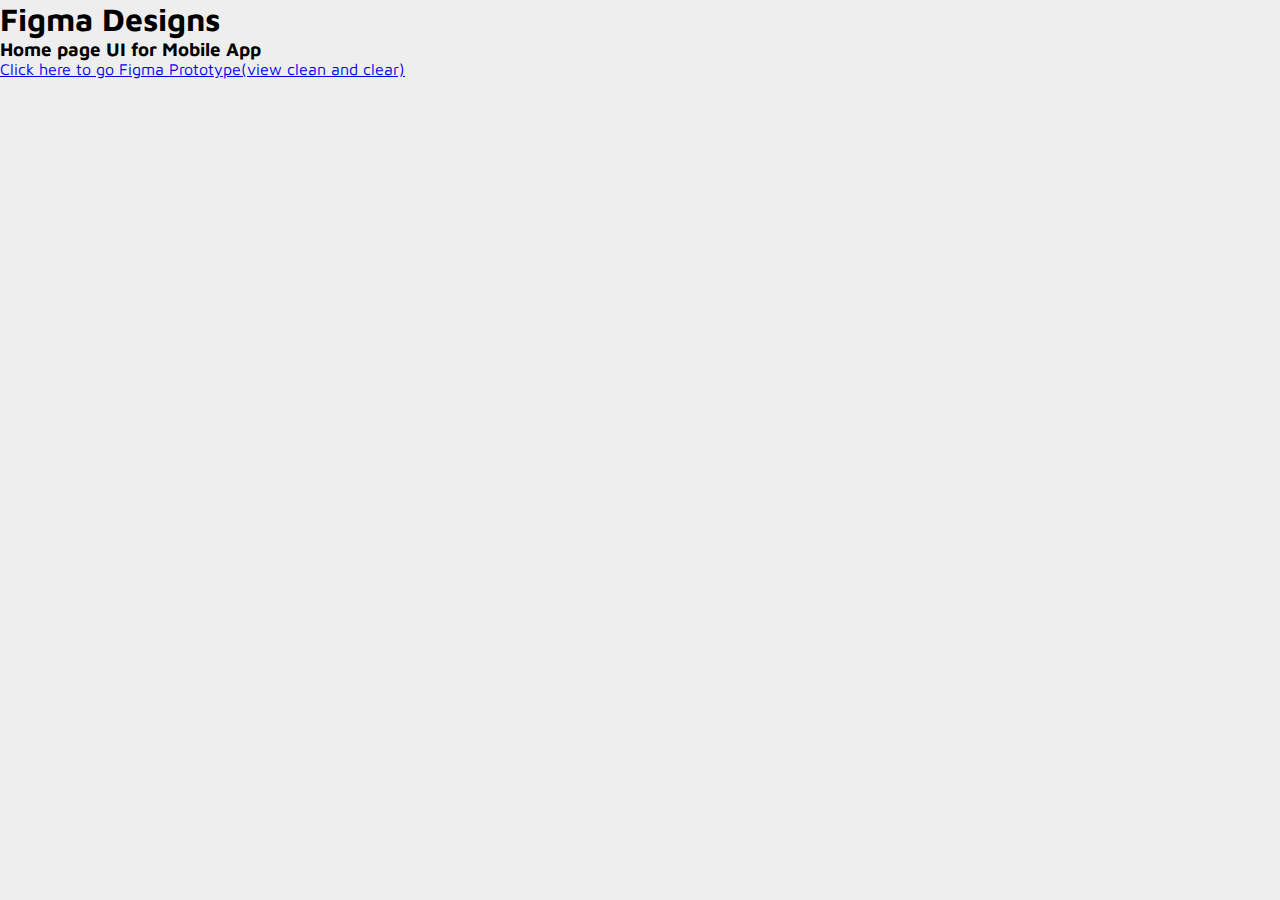
<file: figma.html>
<!DOCTYPE html>
<html lang="en">
<head>
    <meta charset="UTF-8">
    <meta name="viewport" content="width=device-width, initial-scale=1.0">
    <title>Figma_projects</title>
    <link rel="stylesheet" href="css/style.css">
    <link rel="preconnect" href="https://fonts.googleapis.com">
    <link rel="preconnect" href="https://fonts.gstatic.com" crossorigin>
    <link href="https://fonts.googleapis.com/css2?family=Maven+Pro:wght@400..900&display=swap" rel="stylesheet">
</head>
<body>
         <h1>Figma Designs</h1>
        <h3>Home page UI for Mobile App</h3>
    
    <div class="figma_link">
        <a href="https://www.figma.com/proto/oz0yTG5IO1zH4DTbgLALFc/Untitled?node-id=660-278&p=f&t=u7MEE07vRuBewsqA-0&scaling=min-zoom&content-scaling=fixed&page-id=606%3A268" target="_blank"><p>Click here to go Figma Prototype(view clean and clear)</p></a>
    </div>
    

  

</body>
</html>
</file>
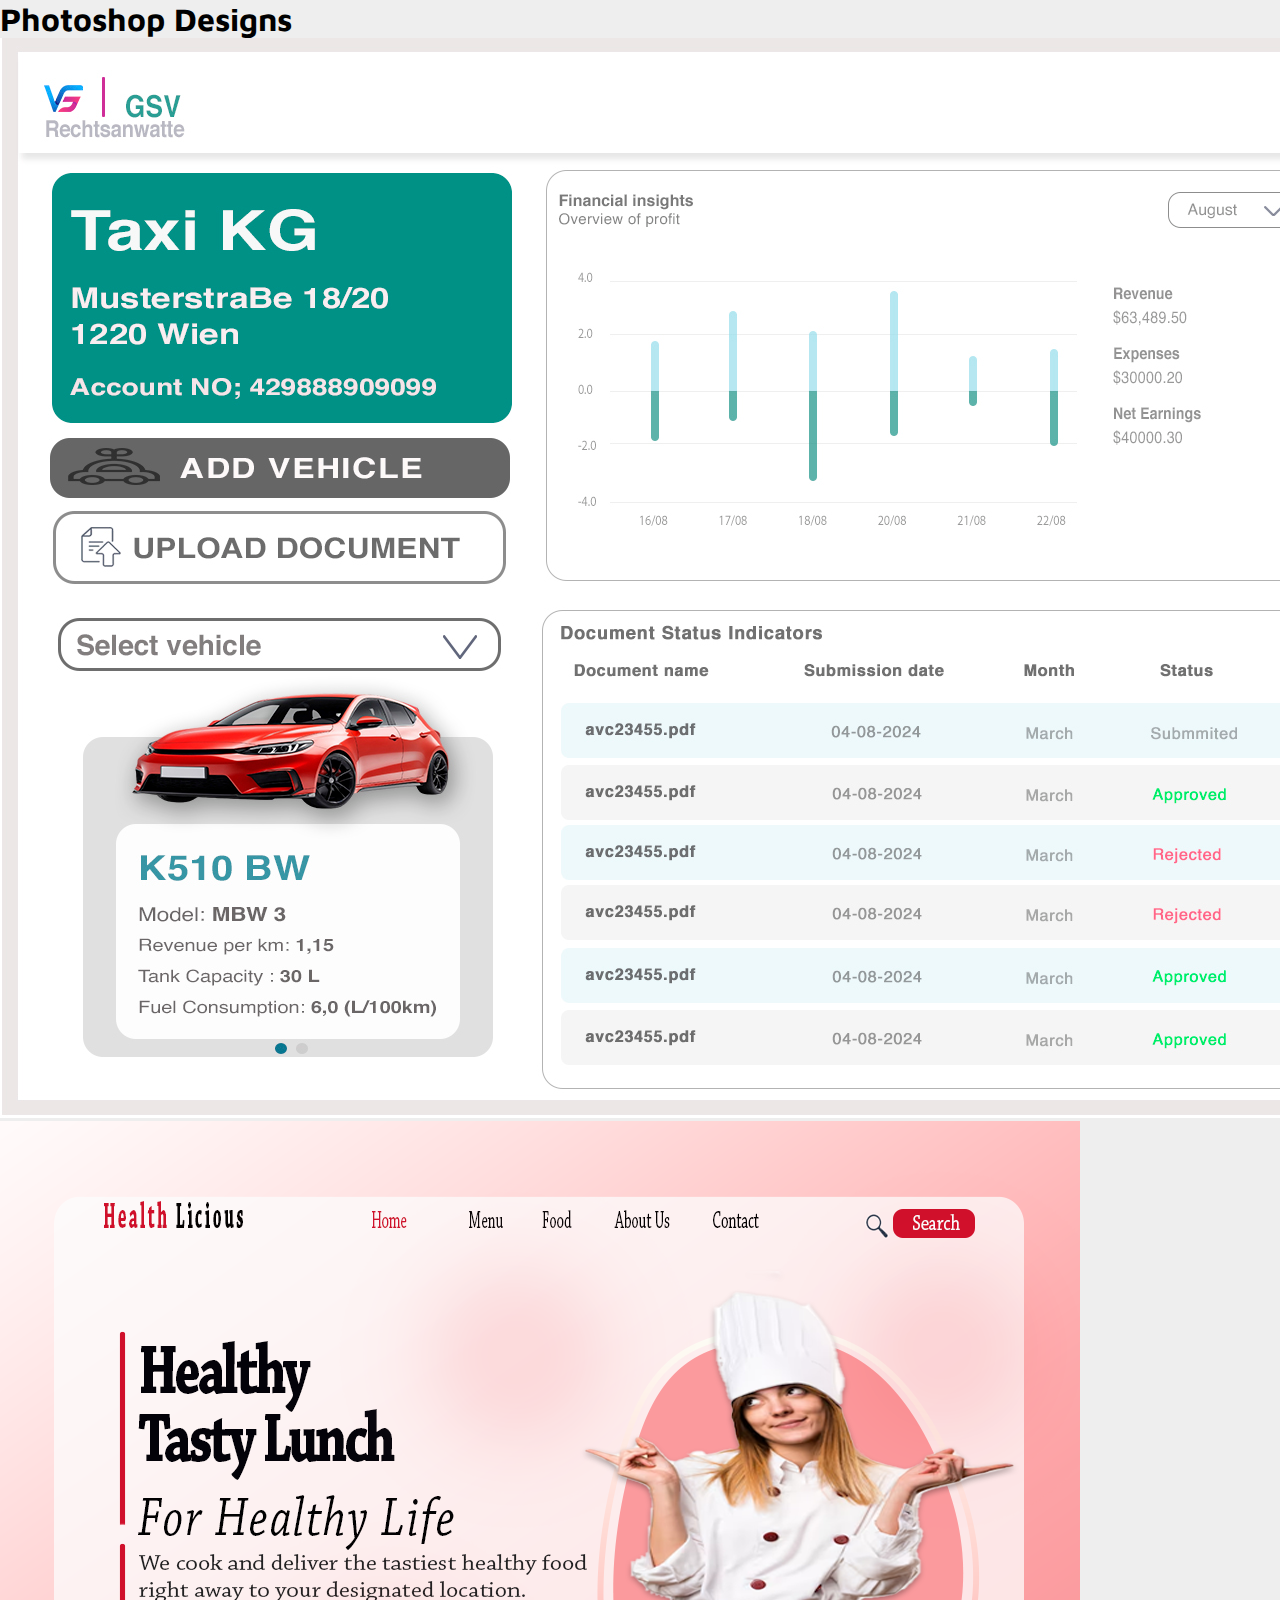
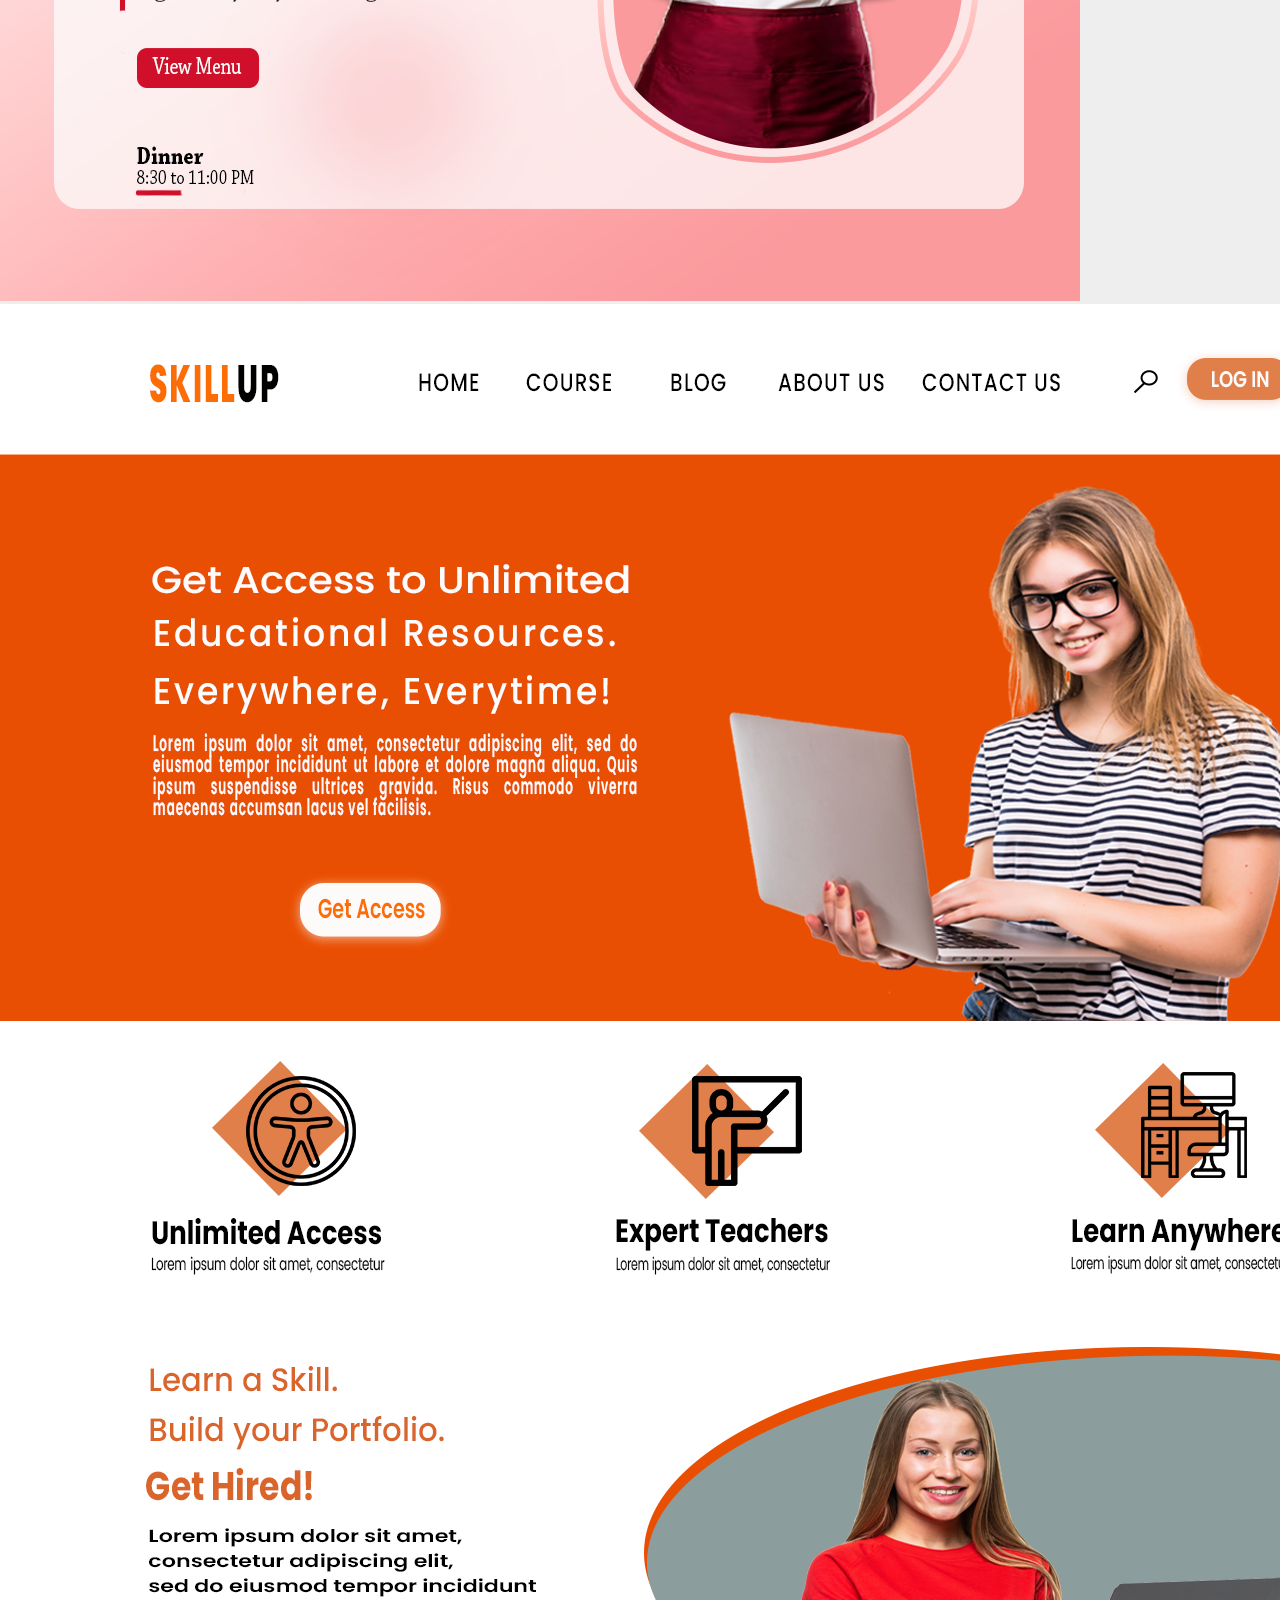
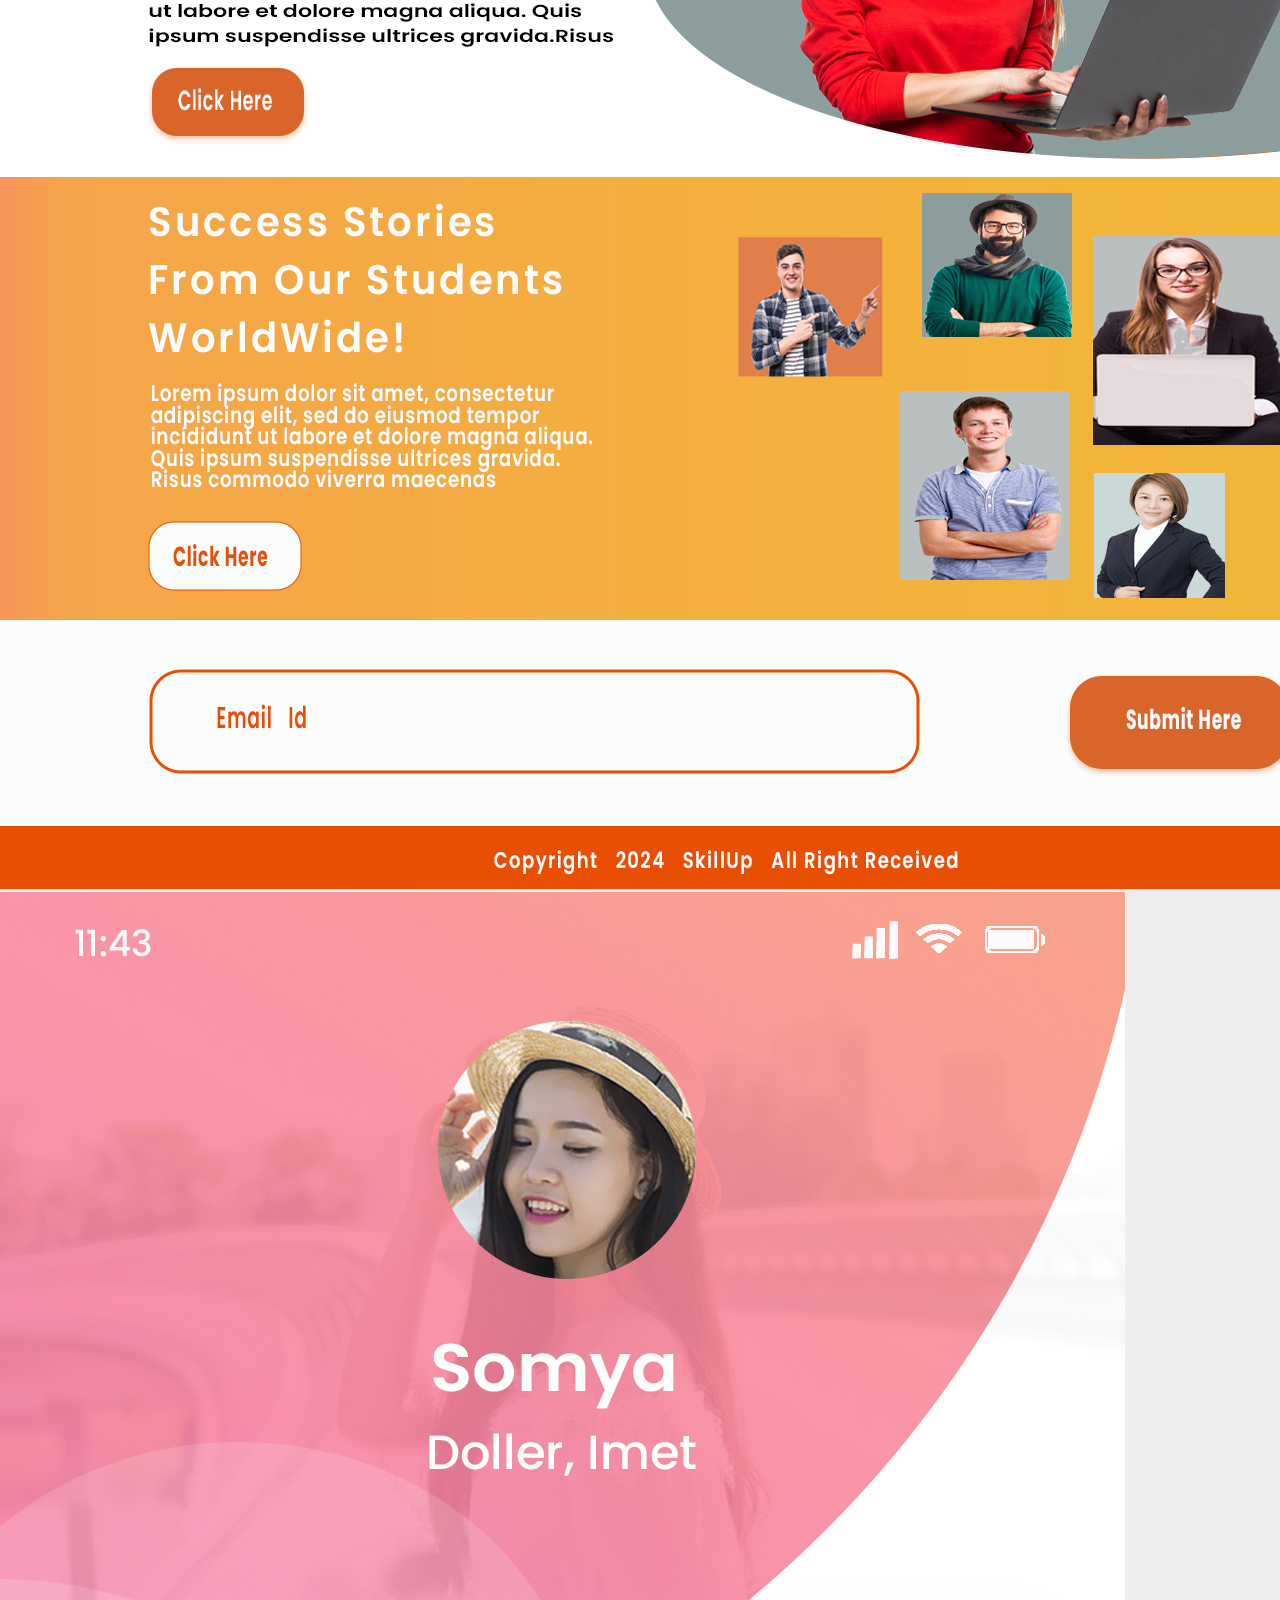
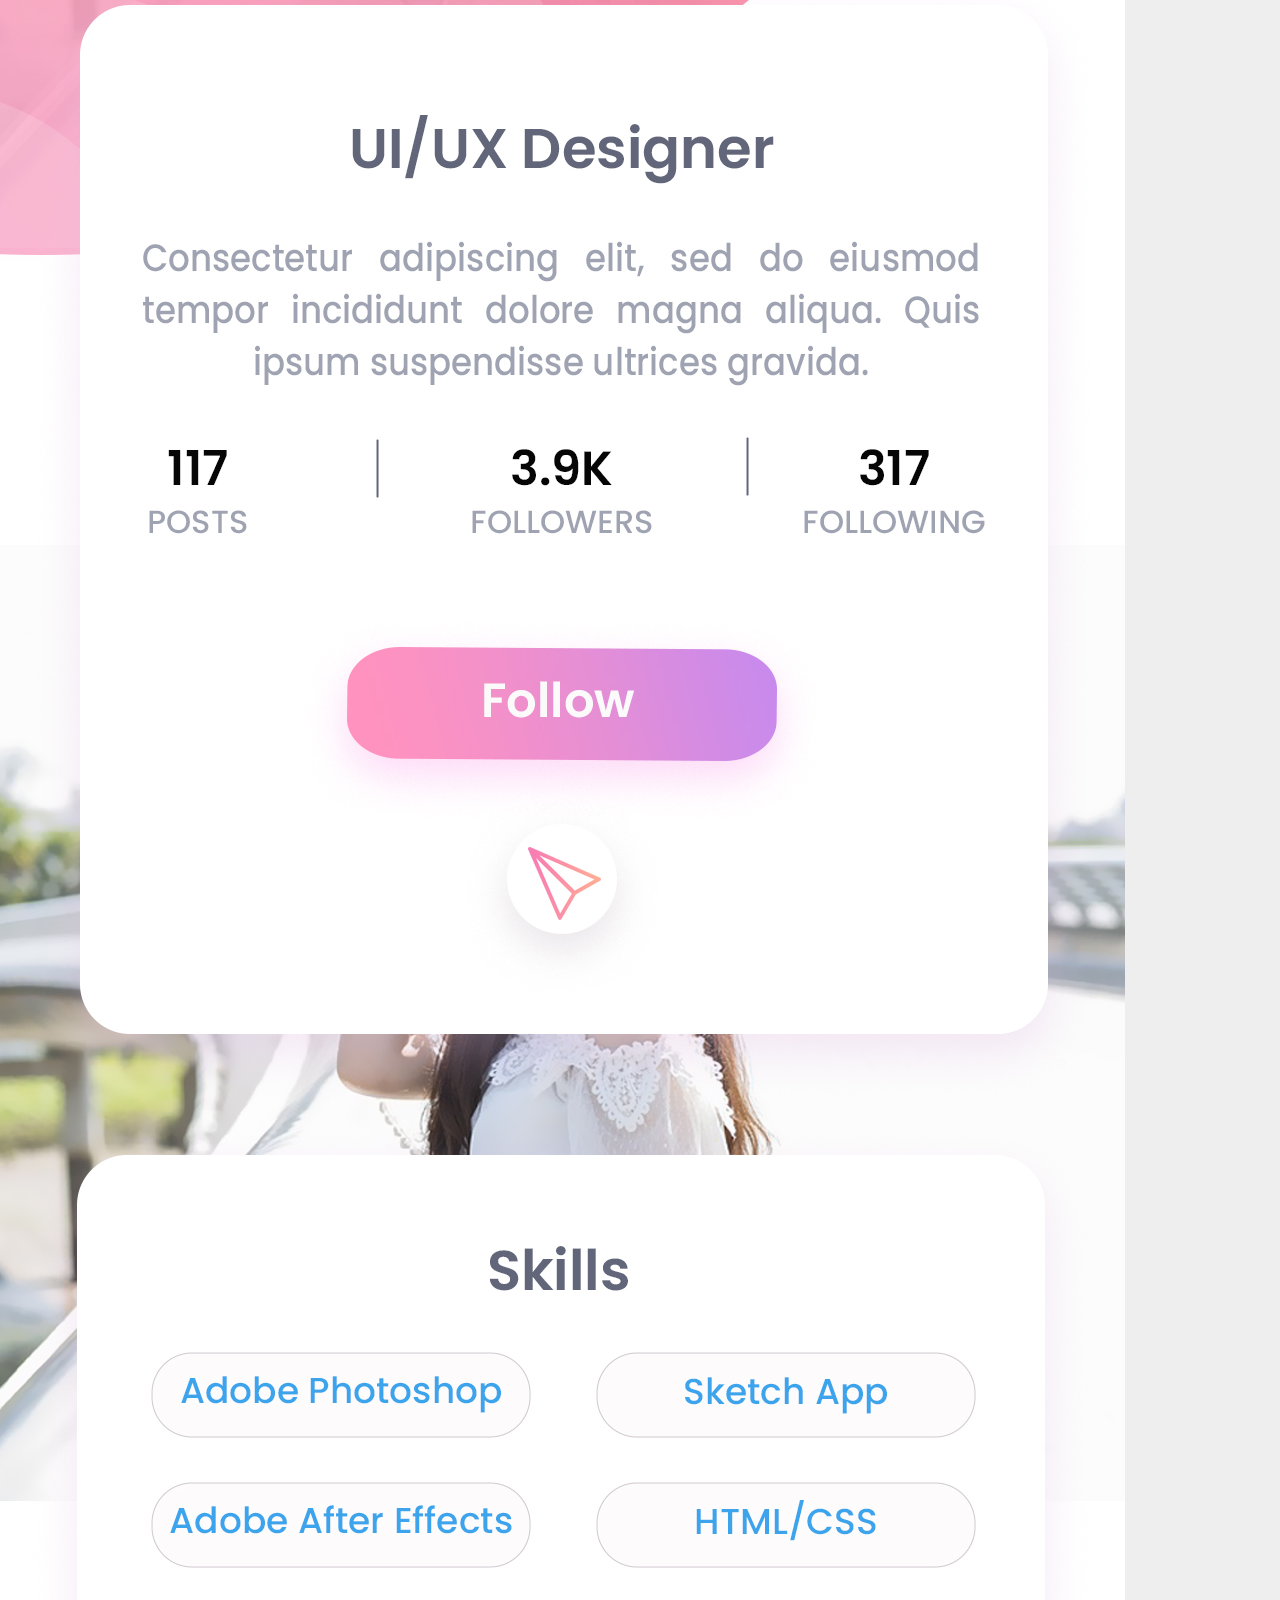
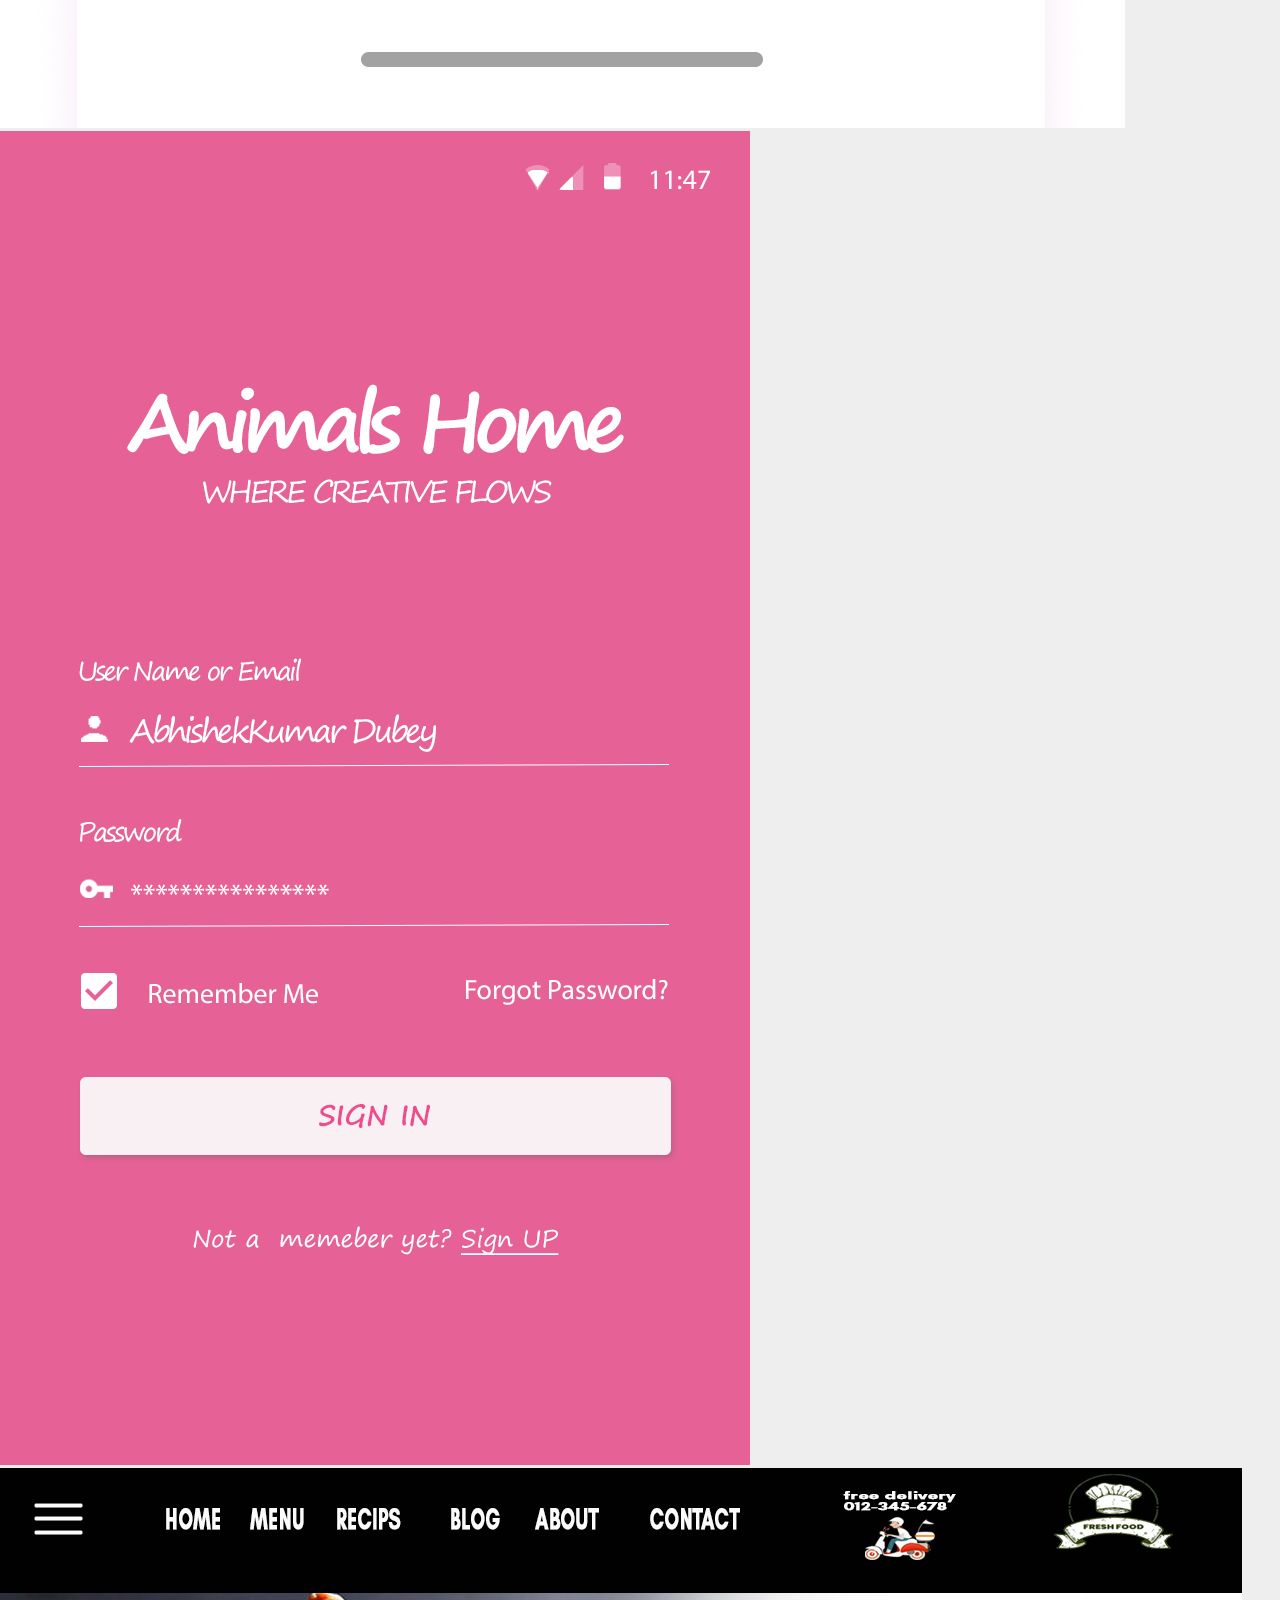
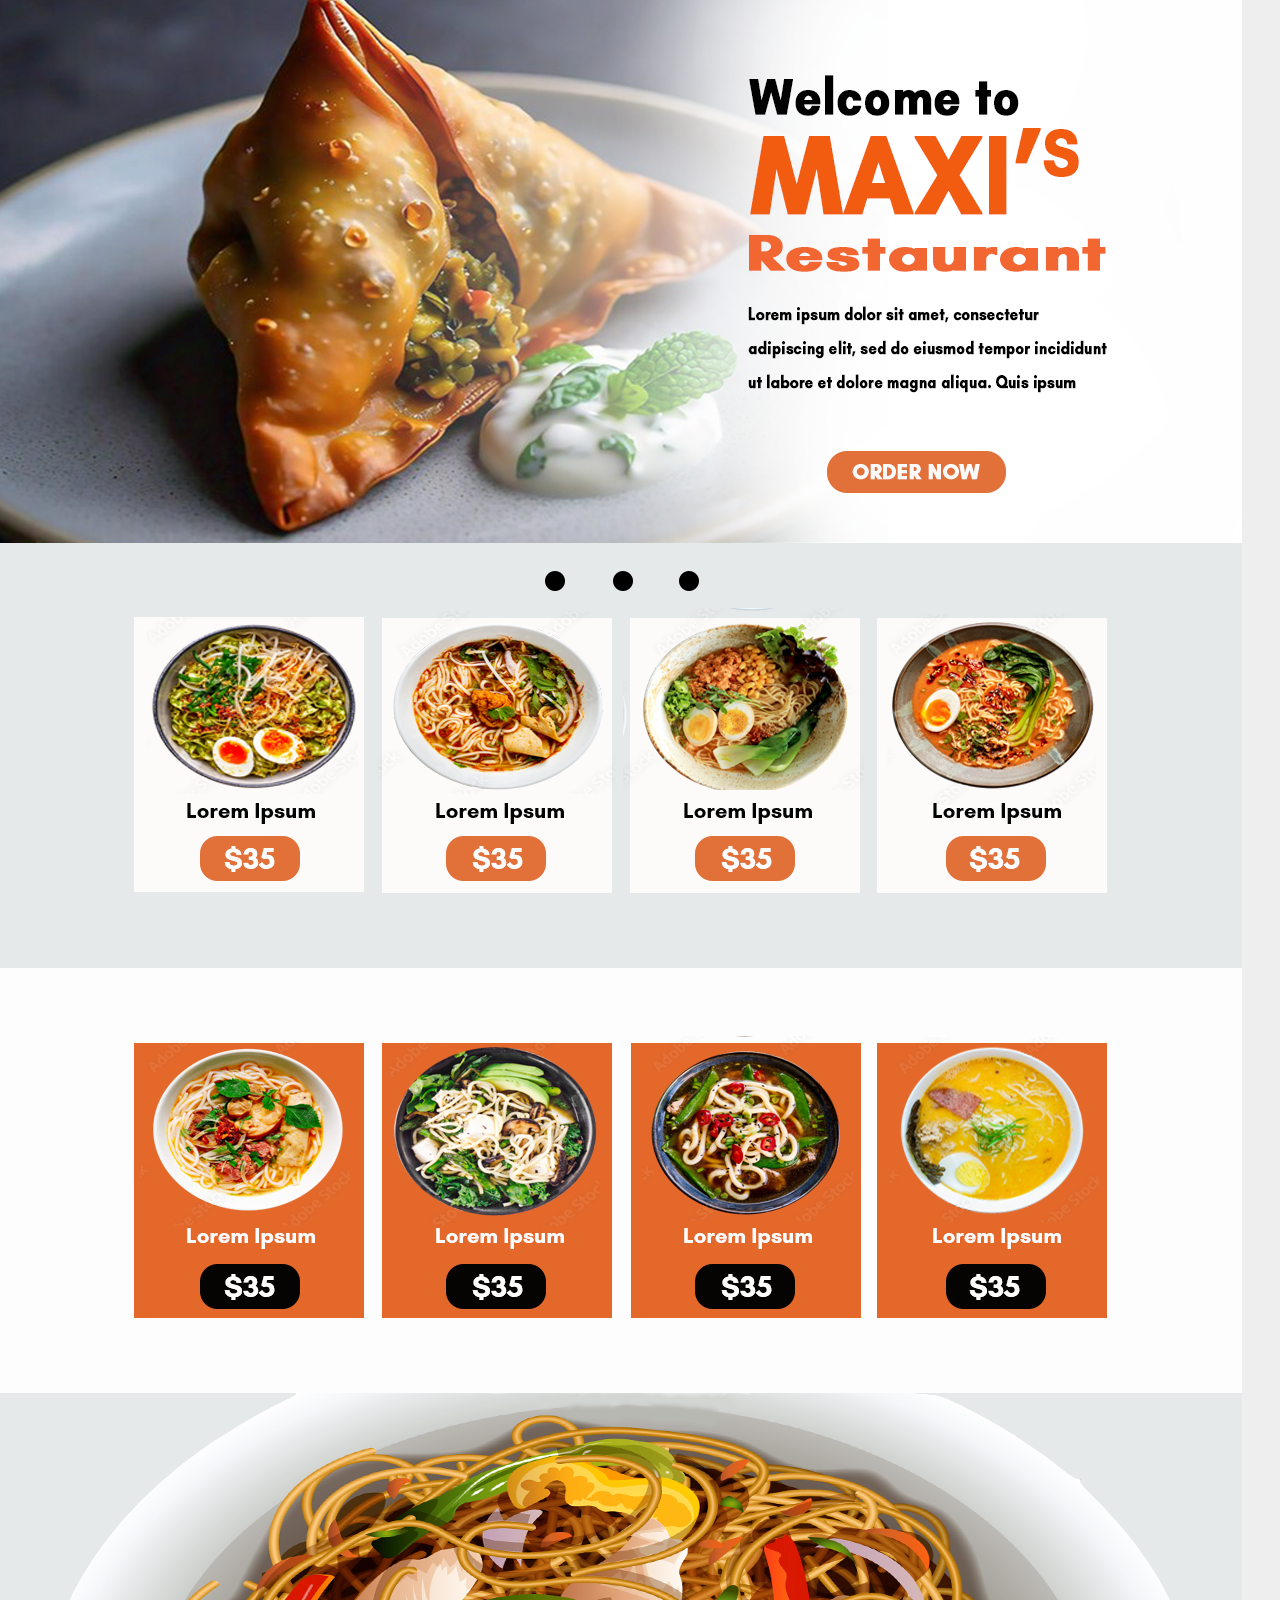
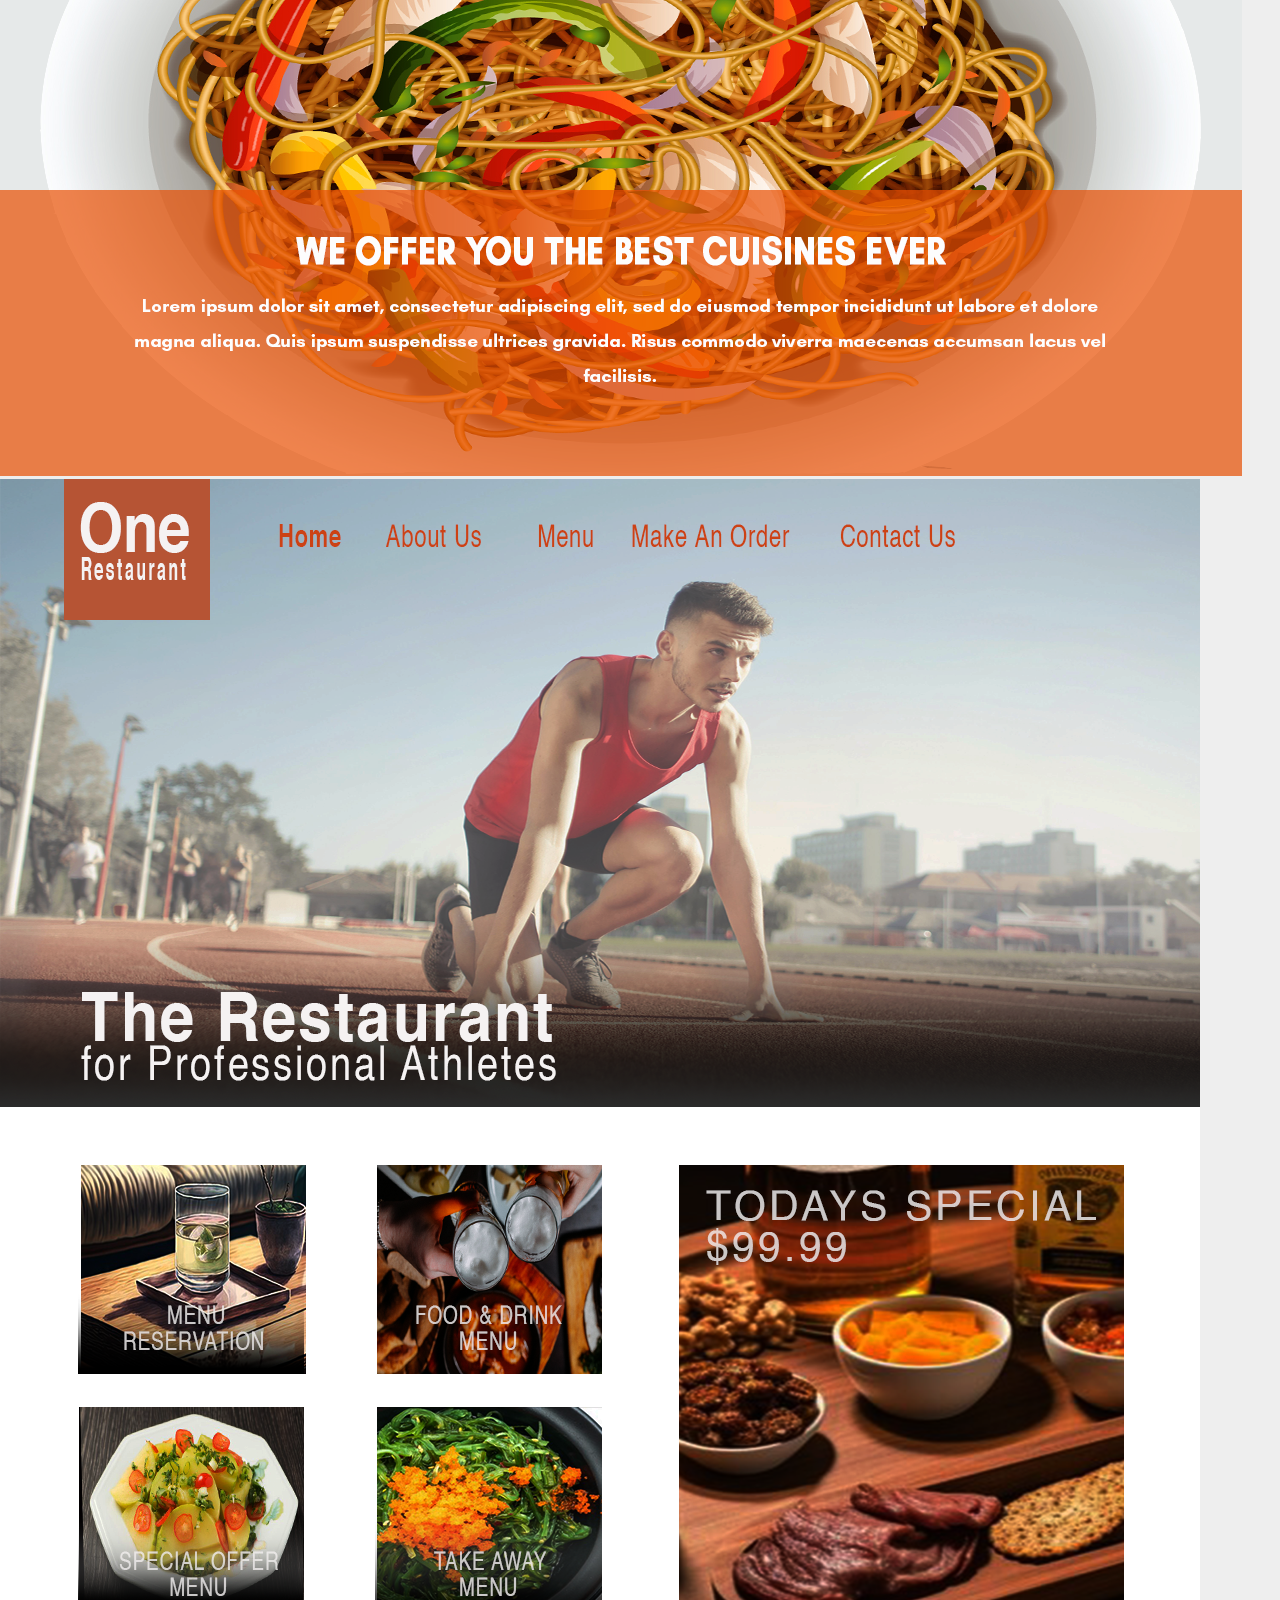
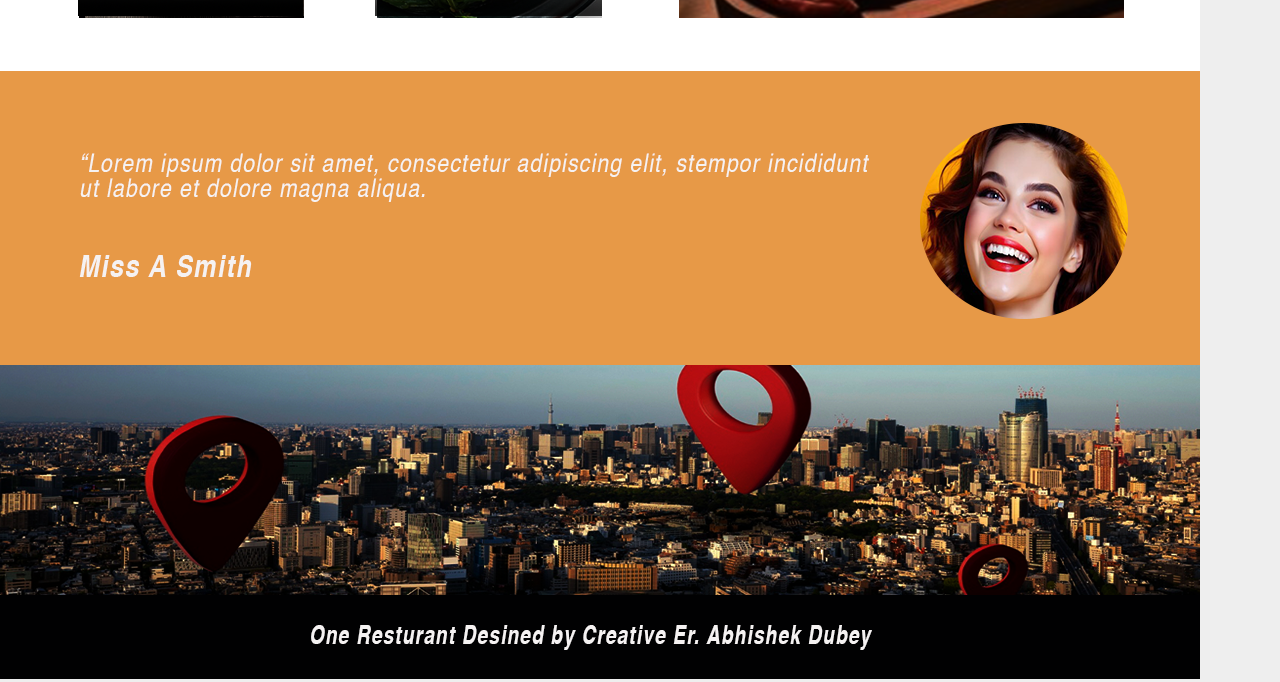
<file: photoshop.html>
<!DOCTYPE html>
<html lang="en">
<head>
    <meta charset="UTF-8">
    <meta name="viewport" content="width=device-width, initial-scale=1.0">
    <title>Photoshop_projects</title>
    <link rel="stylesheet" href="css/style.css">
    <link rel="preconnect" href="https://fonts.googleapis.com">
    <link rel="preconnect" href="https://fonts.gstatic.com" crossorigin>
    <link href="https://fonts.googleapis.com/css2?family=Maven+Pro:wght@400..900&display=swap" rel="stylesheet">
</head>
<body>
    <h1>Photoshop Designs</h1>

    <div class="main">
        <div class="child set1" ><img src="img/ps1.jpg"  alt="photoshop_image"></div>
        <div class="child set2" ><img src="img/ps3.png"  alt="photoshop_image"></div>
        <div class="child set3" ><img src="img/ps4.png"  alt="photoshop_image"></div>
        <div class="child set4" ><img src="img/ps5.jpg"  alt="photoshop_image"></div>
        <div class="child set5" ><img src="img/ps6.png"  alt="photoshop_image"></div>
        <div class="child set6" ><img src="img/ps7.png"  alt="photoshop_image"></div>
        <div class="child set7" ><img src="img/ps8.png"  alt="photoshop_image"></div>
    </div>

</body>
</html>
</file>
<file: css/style.css>
@charset "UTF-8";

* {
    margin: 0;
    padding: 0;
    box-sizing: border-box;
}
body {
    font-family: "Maven Pro", sans-serif;
  font-optical-sizing: auto;
  background-color: #eee;
}
#menu {
    display:none;
}
.slicknav_menu {
    display: none;
}
@media (max-width: 992px) {
    #desktop_menu  {
        display:none;
    }
     .slicknav_menu {
        display:block;
        position: fixed;
        left: 0px;
        right: 0px;
        z-index: 10;
    }
    .nav {
      flex-direction: column;
      padding-left: 20px;
    }
}
 
#desktop_menu  {
   line-height: 80px;
   position: fixed;
   left: 0px;
   right: 0px;
   box-shadow: 0px 3px 5px #ececec;
   z-index: 100;
   background-color: #141414;
    }

    #desktop_menu   .logo {
        float: left;
        padding-left: 50px;
    }
    #desktop_menu .nav {
        float: right;
        padding-right: 40px;
    }
    #desktop_menu .logo a{
     text-decoration: none;
     font-size: 32px;
     font-weight: 600;
     }
     #desktop_menu .nav a{
    text-decoration: none;
   }
   #desktop_menu .nav a:hover {
    color: rgb(106, 106, 253);
   }
   #desktop_menu .nav span {
    padding-right: 20px;
    font-size: 18px;
    font-weight: 500;
  }

/* Hero Section */

.hero {
    position: relative;
    background: rgba(0, 0, 0, 0.6);
    height: 100vh;
    display: flex;
    align-items: center;
    justify-content: center;
    text-align: center;
    color: #ffffff;
    overflow: hidden;
  }

  @media (max-width:992px) {
    .hero {
      height: 90vh;
    }
    .hero .img {
      object-fit: cover;
    }
  }

  .hero img {
    position: absolute;
    top: 0;
    left: 0;
    width: 100%;
    height: 100%;
    object-fit: cover;
    opacity: 0.4;
    z-index: -1;
  }
  .hero .container {
    position: relative;
    z-index: 1;
  }
  .hero h2 {
    font-size: 2.5rem;
    font-weight: 700;
    color: #ffffff;
  }
  .hero p {
    font-size: 1.5rem;
    font-weight: 400;
    color: #ffffff;
  }

  /* skills section */

  .myskills h4 {
    margin-top: 35px;
    text-align: center;
    color: #4c42e0;
  }
   .wrapper {
    padding: 20px 160px 0px 160px;
    }

    @media (max-width:992px) {
      .wrapper {
        padding: 20px 120px 0px 120px;
        }
    }
    @media (max-width:768px) {
      .wrapper {
        padding: 20px 100px 0px 100px;
        }
    }
    

   .myskills1 {
    display: flex;
    flex-direction: column;
    justify-content: center;
    align-items: center;
   } 

   .myskills1 p {
    padding-top: 10px;
    font-weight: 600px;
    font-size: 16px;
   }

   /* about section */

  .aboutme h2 {
    margin-top: 25px;
    text-align: center;
    color: #4c42e0;
  }

  .aboutme p {
    margin-bottom: 5px;
    width: 85%;
    text-align: justify;
    margin: auto;
    color: #2e2791;
    font-weight: 400;
    font-size: 16px;
    letter-spacing: 0.015rem;
    line-height: 1.3rem;
  }

 
/* Section Title */
.section-title {
  margin-top: 20px;
  text-align: center;
  font-size: 2rem;
  margin-bottom: 20px;
}

/* Filter Buttons */
.filter-buttons {
  text-align: center;
  margin-bottom: 20px;
}
.filter-btn {
  margin: 0 10px;
  padding: 8px 16px;
  border: none;
  background: #eee;
  cursor: pointer;
  border-radius: 5px;
  transition: background 0.3s;
}
.filter-btn.active,
.filter-btn:hover {
  background: #6c5ee7;
  color: #fff;
}

@media (max-width:480px) {
  .section-title {
    font-size: 1.7rem;
  }
  .filter-btn {
    margin: 0px 5px;
    padding: 3px 9px;
    border-radius: 4px;
  }
}

/* Project Grid */

.projects-grid {
  display: grid;
  grid-template-columns: repeat(auto-fit, minmax(280px, 1fr));
  gap: 30px;
  padding: 0 20px;
}

/* Project Card */
.project-card {
  background: thistle;
  border-radius: 10px;
  overflow: hidden;
  box-shadow: 0 5px 15px rgba(0,0,0,0.1);
  transition: transform 0.3s;
}
.project-card:hover {
  transform: translateY(-5px);
}
.project-card img.thumbnail {
  width: 100%;
  height: 200px;
  object-fit: cover;
  background: #f0f0f0;
  cursor: pointer;
}
.project-info {
  padding: 15px;
}

.project-info button {
  width: 190px;
    background-color: floralwhite;
    line-height: 35px;
    border-radius: 8px;
}

.project-info a {
  text-decoration: none;
    font-size: 18px;
}

.project-info p {
  font-size: 18px;
  color: maroon;
}




/* Lightbox Modal */
.lightbox {
  display: none;
  position: fixed;
  top: 0; left: 0;
  width: 100vw; height: 100vh;
  background: rgba(0, 0, 0, 0.9);
  justify-content: center;
  align-items: center;
  z-index: 9999;
  opacity: 0;
  transition: opacity 0.3s ease;
}

.lightbox.active {
  display: flex;
  opacity: 1;
}

.lightbox img {
  max-width: 90vw;
  max-height: 100vh;
  object-fit: contain;
  border-radius: 12px;
  transform: scale(0.8);
  transition: transform 0.3s ease;
}

.lightbox.active img {
  transform: scale(1);
}

/* overall animated */

 
/* contact section */

.contact-section {
  background-color: #f9f9f9;
}

.contact-info h4 {
  font-weight: 600;
  margin-bottom: 15px;
}

.contact-form input,
.contact-form textarea {
  border-radius: 8px;
  padding: 10px 15px;
  border: 1px solid #ccc;
  width: 100%;
}

.contact-form button {
  padding: 10px 25px;
  border-radius: 8px;
  transition: 0.3s;
}

.contact-form button:hover {
  background-color: #0056b3;
  color: #fff;
}

/* footer section */

.footer {
  background-color: #141414;
  color: #ffffff;
  text-align: center;
  padding: 15px 20px;
  font-size: 16px;
}
</file>
